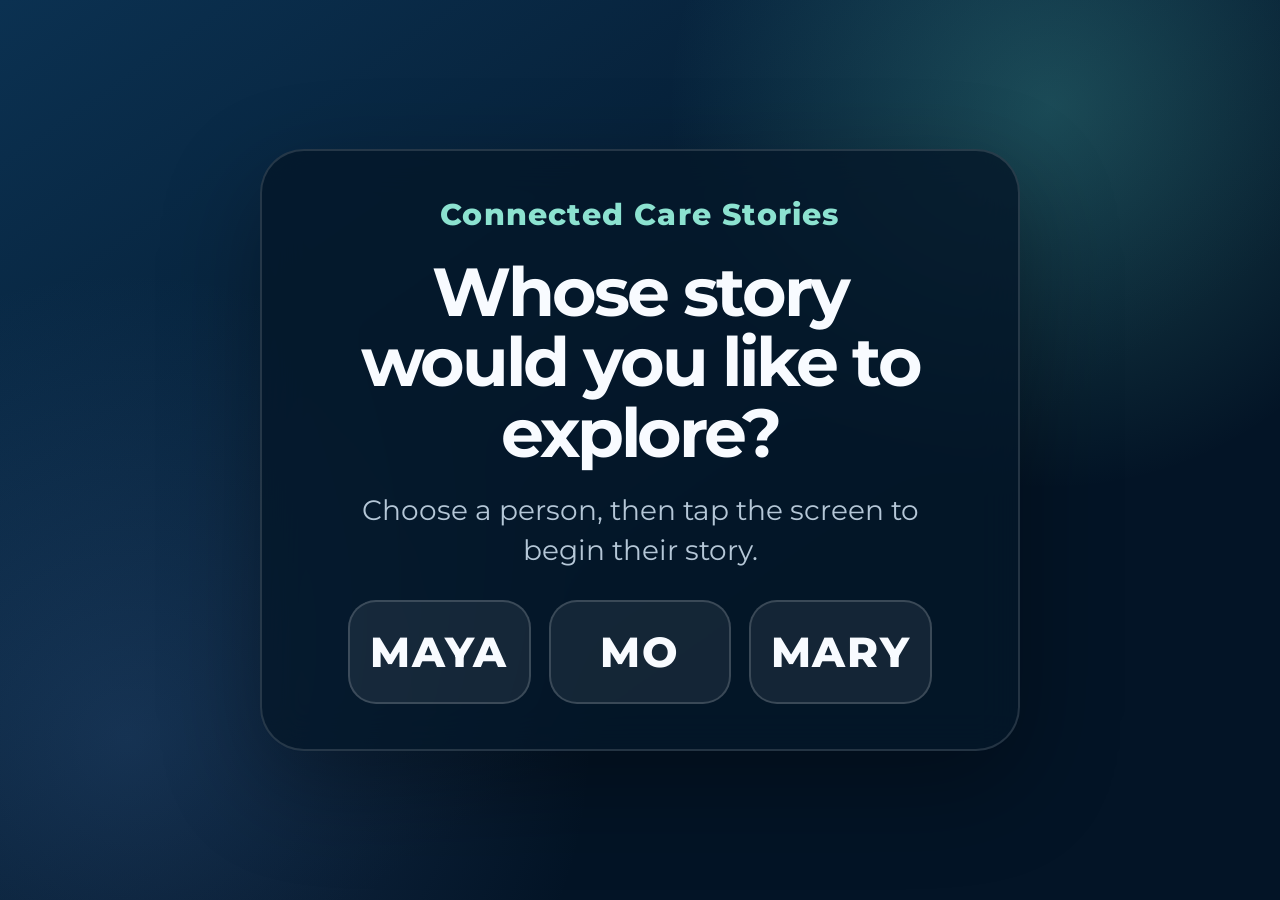
<file: web/index.html>
<!doctype html>
<html lang="en">
  <head>
    <meta charset="utf-8">
    <meta name="viewport" content="width=device-width, initial-scale=1, viewport-fit=cover">
    <meta name="theme-color" content="#071f37">
    <title>Stories that matter</title>
    <link rel="stylesheet" href="/static/css/fonts.css">
    <link rel="stylesheet" href="/static/css/app.css">
    <link rel="stylesheet" href="/static/css/web.css">
  </head>
  <body class="web-body">
    <main id="web-app" class="app-shell web-app">
      <div id="connection-banner" class="connection-banner" hidden>
        The experience content could not be loaded. Please refresh the page.
      </div>

      <section id="web-persona-screen" class="screen setup-screen web-persona-screen">
        <div class="setup-card web-persona-card">
          <p class="eyebrow">Connected Care Stories</p>
          <h1>Whose story would you like to explore?</h1>
          <p class="setup-copy">Choose a person, then tap the screen to begin their story.</p>

          <div class="station-picker web-persona-picker">
            <div id="web-persona-buttons" class="station-picker__buttons web-persona-buttons"></div>
          </div>
        </div>
      </section>

      <section id="web-experience-screen" class="screen web-experience-screen" hidden>
        <div class="web-stage">
          <div id="media-frame" class="media-frame">
            <video id="video-player" playsinline preload="auto"></video>

            <div id="placeholder-player" class="placeholder-player" hidden>
              <div class="placeholder-player__orb" aria-hidden="true"></div>
              <p class="placeholder-player__overline">Testing Placeholder</p>
              <h2 id="placeholder-label"></h2>
            </div>

            <div id="completion-overlay" class="completion-overlay" aria-hidden="true" aria-live="polite">
              <div class="completion-content">
                <p class="completion-eyebrow">Connected Care Outcome</p>
                <p id="final-text" class="final-text"></p>
                <p class="completion-hint">Returning to start… · tap to dismiss</p>
              </div>
            </div>

            <button id="web-start" class="web-start" type="button">
              <span class="mat-prompt is-visible web-start__prompt">
                <span class="mat-prompt__spot" aria-hidden="true">
                  <svg viewBox="0 0 24 24">
                    <path d="M13.5 2c1.2 0 2 1.2 1.8 2.6l-.5 3c1.4.3 2.4 1.3 2.6 2.9l.4 3.2c.3 2.3-1.4 3.6-3.3 3.6-1.3 0-2-.6-3.2-.6-1 0-1.7.5-2.8.5-1.7 0-2.8-1.2-3-3l-.5-4C2.2 8 5 4 8.4 4c.7 0 1 .2 1.6.2C10.7 2.9 12 2 13.5 2z"></path>
                  </svg>
                </span>
                <span id="web-start-label">Tap to start the story</span>
              </span>
            </button>

            <p id="media-error" class="media-error" hidden></p>
            <button id="autoplay-prompt" class="autoplay-prompt" type="button" hidden>
              Tap to start video and sound
            </button>
          </div>

          <div id="media-progress" class="media-progress" hidden aria-hidden="true"><span></span></div>

          <div id="choice-panel" class="choice-panel">
            <div class="interaction-prompts" aria-live="polite">
              <div id="touch-hint" class="touch-hint" aria-hidden="true">
                <span class="touch-hint__hand" aria-hidden="true">
                  <span class="touch-hint__ripple"></span>
                  <span class="touch-hint__ripple touch-hint__ripple--delayed"></span>
                  <svg viewBox="0 0 30 40">
                    <path d="M11 18V6a2.6 2.6 0 0 1 5.2 0v9" fill="#fff" stroke="#0a1330" stroke-width="1.2" stroke-linejoin="round"></path>
                    <path d="M16.2 14a2.3 2.3 0 0 1 4.6 0v2" fill="#fff" stroke="#0a1330" stroke-width="1.2"></path>
                    <path d="M20.8 15a2.3 2.3 0 0 1 4.6 0v4c0 6-2.6 10.6-8.6 10.6-4 0-6-2-8-6l-2-4c-.8-1.6 1-3 2.4-1.8L14 22.5" fill="#fff" stroke="#0a1330" stroke-width="1.2" stroke-linejoin="round"></path>
                  </svg>
                </span>
                <span id="touch-hint-text">Tap the buttons to hear the story</span>
              </div>
            </div>
            <div id="video-choices" class="video-choices"></div>
          </div>
        </div>
      </section>
    </main>

    <script src="/static/js/web.js" defer></script>
  </body>
</html>
</file>
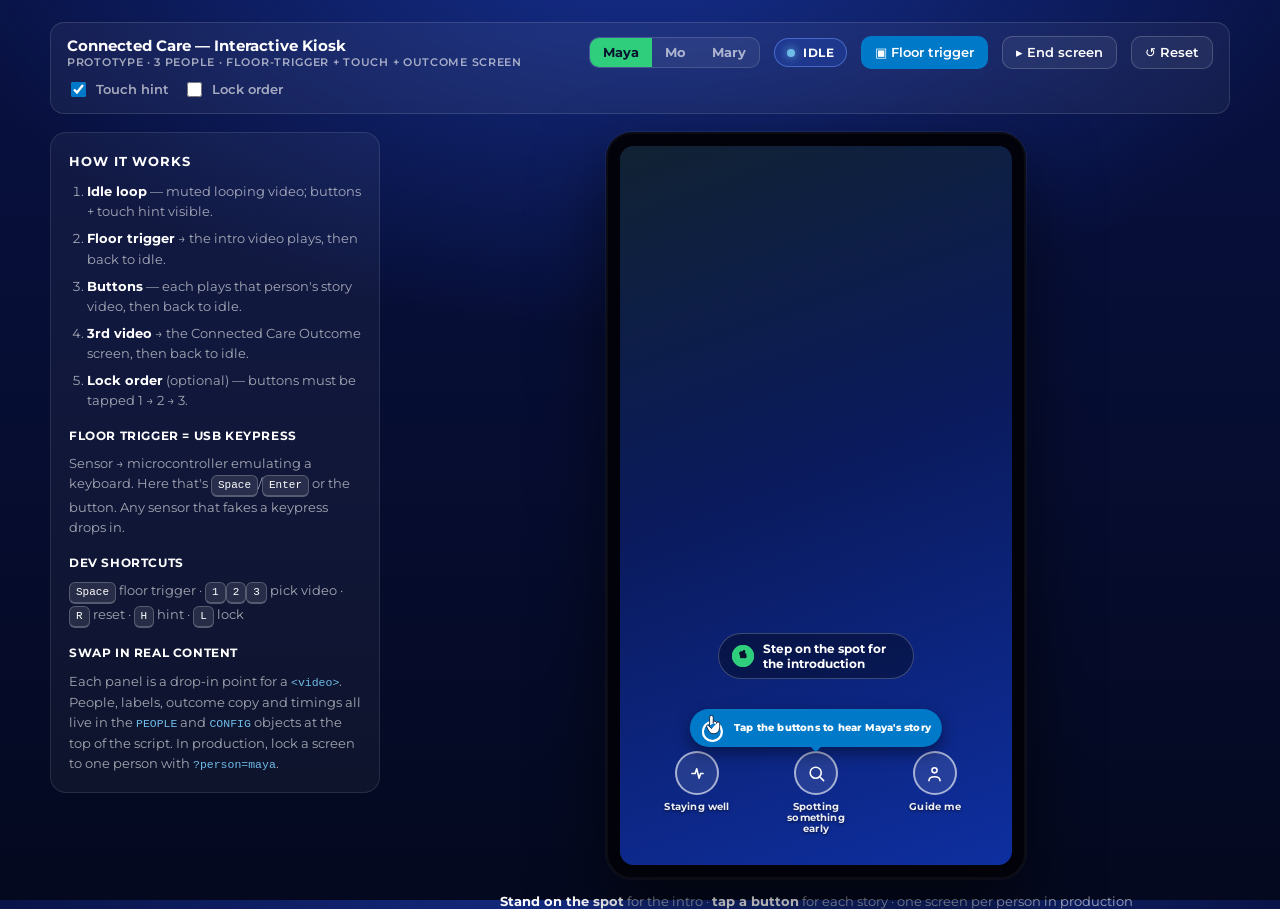
<file: connected-care-kiosk-prototype.html>
<!DOCTYPE html>
<html lang="en">
<head>
<meta charset="UTF-8">
<meta name="viewport" content="width=device-width, initial-scale=1.0">
<title>Connected Care Kiosk</title>
<link rel="preconnect" href="https://fonts.googleapis.com">
<link rel="preconnect" href="https://fonts.gstatic.com" crossorigin>
<link href="https://fonts.googleapis.com/css2?family=Montserrat:wght@400;500;600;700;800&display=swap" rel="stylesheet">
<style>
  :root{
    --navy-900:#050f3a; --navy-800:#0a1a5c; --navy-700:#0f2a8a;
    /* Bupa brand palette */
    --bupa-blue:#0079C8; --bupa-blue-dark:#00588f; --bupa-deep:#00396b;
    --blue:#0079C8; --blue-soft:#6fbce8;
    --green:#2fce7c; --amber:#f7ab2f; --purple:#a06bff;
    --ink:#0a1330; --muted:rgba(255,255,255,.62);
    --accent:var(--green);
    font-synthesis:none;
  }
  *{box-sizing:border-box}
  html,body{height:100%}
  body{
    margin:0;
    font-family:'Montserrat',-apple-system,BlinkMacSystemFont,"Segoe UI",Roboto,Helvetica,Arial,sans-serif;
    background:radial-gradient(1200px 700px at 50% -10%, #16308f 0%, transparent 60%),linear-gradient(180deg,#081142 0%,#04091f 100%);
    color:#fff; min-height:100vh; display:flex; flex-direction:column; align-items:center;
    gap:18px; padding:22px 16px 44px;
  }

  /* ---------- dev bar ---------- */
  .devbar{
    width:100%;max-width:1180px;display:flex;flex-wrap:wrap;align-items:center;gap:10px 14px;
    padding:13px 16px;background:rgba(255,255,255,.05);border:1px solid rgba(255,255,255,.12);
    border-radius:14px;backdrop-filter:blur(6px);
  }
  .devbar h1{font-size:15px;margin:0;font-weight:700}
  .devbar .tag{font-size:11px;color:var(--muted);font-weight:600;text-transform:uppercase;letter-spacing:.7px}
  .spacer{flex:1 1 auto}
  .seg{display:inline-flex;background:rgba(255,255,255,.06);border:1px solid rgba(255,255,255,.14);border-radius:10px;overflow:hidden}
  .seg button{appearance:none;border:0;background:transparent;color:var(--muted);font:inherit;font-size:12.5px;font-weight:700;padding:7px 13px;cursor:pointer}
  .seg button.on{background:var(--accent);color:#08122e}
  .state-pill{display:inline-flex;align-items:center;gap:8px;font-size:12px;font-weight:700;letter-spacing:.4px;
    padding:6px 12px;border-radius:999px;background:rgba(47,107,255,.18);border:1px solid rgba(111,155,255,.5);text-transform:uppercase}
  .state-pill .dot{width:8px;height:8px;border-radius:50%;background:var(--blue-soft);box-shadow:0 0 10px var(--blue-soft)}
  .btn{appearance:none;border:1px solid rgba(255,255,255,.18);background:rgba(255,255,255,.06);color:#fff;font:inherit;font-size:12.5px;font-weight:600;padding:8px 13px;border-radius:10px;cursor:pointer;transition:.15s ease;white-space:nowrap}
  .btn:hover{background:rgba(255,255,255,.14);border-color:rgba(255,255,255,.35)}
  .btn.primary{background:var(--blue);border-color:transparent}
  .btn.primary:hover{background:#4f82ff}
  .toggle{display:inline-flex;align-items:center;gap:7px;font-size:12.5px;color:var(--muted);font-weight:600;cursor:pointer;user-select:none}
  .toggle input{accent-color:var(--blue);width:15px;height:15px}

  /* ---------- stage ---------- */
  .stage{width:100%;max-width:1180px;display:grid;grid-template-columns:minmax(0,330px) 1fr;gap:22px;align-items:start}
  @media (max-width:820px){.stage{grid-template-columns:1fr}}
  .notes{background:rgba(255,255,255,.045);border:1px solid rgba(255,255,255,.1);border-radius:16px;padding:18px;font-size:13px;line-height:1.55;color:var(--muted)}
  .notes h2{color:#fff;font-size:13px;text-transform:uppercase;letter-spacing:.9px;margin:0 0 10px}
  .notes ol{margin:0 0 8px;padding-left:18px;display:flex;flex-direction:column;gap:7px}
  .notes li strong{color:#fff}
  .notes .sub{color:#fff;font-weight:700;font-size:12px;text-transform:uppercase;letter-spacing:.6px;margin:16px 0 8px}
  .kbd{display:inline-block;font-family:ui-monospace,Menlo,Consolas,monospace;font-size:11px;background:rgba(255,255,255,.1);border:1px solid rgba(255,255,255,.22);border-bottom-width:2px;border-radius:6px;padding:1px 6px;color:#fff}
  .code{font-family:ui-monospace,Menlo,Consolas,monospace;font-size:11.5px;color:var(--blue-soft)}

  /* ---------- kiosk ---------- */
  .kioskwrap{display:flex;flex-direction:column;align-items:center;gap:14px}
  .bezel{position:relative;width:min(420px,90vw);aspect-ratio:9/16;background:#02030a;border-radius:26px;padding:14px;
    box-shadow:0 30px 70px rgba(0,0,0,.55),0 0 0 1px rgba(255,255,255,.06),inset 0 0 0 2px rgba(255,255,255,.04)}
  .screen{position:relative;width:100%;height:100%;border-radius:14px;overflow:hidden;background:#0b1a4d;isolation:isolate}

  /* video/player layer */
  .player{position:absolute;inset:0;display:flex;flex-direction:column;align-items:center;justify-content:center;text-align:center;padding:26px;
    transition:opacity .4s ease;}
  .player .badge{position:absolute;top:14px;left:14px;font-size:10px;font-weight:800;letter-spacing:1px;text-transform:uppercase;
    background:rgba(0,0,0,.4);border:1px solid rgba(255,255,255,.28);padding:4px 9px;border-radius:999px;display:flex;align-items:center;gap:6px}
  .player .badge .rec{width:7px;height:7px;border-radius:50%;background:#ff5a5a;animation:blink 1.4s infinite}
  @keyframes blink{50%{opacity:.25}}
  .nametag{position:absolute;top:14px;right:14px;font-size:12px;font-weight:800;letter-spacing:.5px;background:rgba(0,0,0,.35);border:1px solid rgba(255,255,255,.25);padding:5px 11px;border-radius:999px}
  .avatar{width:118px;height:118px;border-radius:50%;background:radial-gradient(circle at 40% 35%, rgba(255,255,255,.32), rgba(255,255,255,.05));
    border:2px solid rgba(255,255,255,.35);display:flex;align-items:center;justify-content:center;margin-bottom:16px;box-shadow:0 12px 30px rgba(0,0,0,.35)}
  .avatar svg{width:60px;height:60px;opacity:.9}
  .player h3{margin:0 0 6px;font-size:22px;font-weight:750}
  .player p{margin:0;font-size:13px;color:rgba(255,255,255,.82);max-width:24ch;line-height:1.5}
  .progress{position:absolute;left:0;right:0;bottom:0;height:4px;background:rgba(255,255,255,.14)}
  .progress i{display:block;height:100%;width:0;background:var(--accent)}

  /* idle floor-spot chip */
  .floorchip{position:absolute;left:50%;transform:translateX(-50%);bottom:186px;display:flex;align-items:center;gap:9px;
    font-size:12px;font-weight:700;color:#fff;background:rgba(0,0,0,.35);border:1px solid rgba(255,255,255,.22);padding:7px 13px;border-radius:999px;opacity:0;transition:opacity .3s}
  .floorchip.show{opacity:1}
  .floorchip .fs{width:22px;height:22px;border-radius:50%;display:flex;align-items:center;justify-content:center;background:var(--accent);position:relative;flex:0 0 auto}
  .floorchip .fs svg{width:13px;height:13px}
  .floorchip .fs::after{content:"";position:absolute;inset:0;border-radius:50%;border:2px solid var(--accent);animation:sonar 2s ease-out infinite}
  @keyframes sonar{0%{transform:scale(1);opacity:.7}100%{transform:scale(1.9);opacity:0}}

  /* ---------- hint (hand + words) ---------- */
  .hint{position:absolute;left:50%;transform:translateX(-50%);bottom:118px;display:flex;align-items:center;gap:8px;
    background:var(--blue);color:#fff;padding:5px 11px 5px 8px;border-radius:999px;z-index:6;
    box-shadow:0 6px 16px rgba(0,0,0,.42);opacity:0;transition:opacity .35s ease;white-space:nowrap;max-width:88%}
  .hint.show{opacity:1}
  .hint .txt{font-size:10px;font-weight:800;letter-spacing:.2px;line-height:1.15}
  .hint::after{content:"";position:absolute;left:50%;bottom:-5px;margin-left:-5px;border:5px solid transparent;border-top-color:var(--blue);border-bottom:0}
  .handbox{position:relative;width:28px;height:28px;flex:0 0 auto}
  .handbox .ripple{position:absolute;left:50%;top:7px;width:21px;height:21px;margin-left:-10.5px;border-radius:50%;border:2px solid rgba(255,255,255,.9);animation:handripple 1.6s ease-out infinite}
  .handbox .ripple.b{animation-delay:.8s}
  @keyframes handripple{0%{transform:scale(.4);opacity:.9}100%{transform:scale(1.5);opacity:0}}
  .handbox .pointer{position:absolute;left:50%;top:-1px;margin-left:-10.5px;width:21px;height:28px;animation:tap 1.6s ease-in-out infinite;transform-origin:60% 10%}
  @keyframes tap{0%,100%{transform:translateY(-6px) rotate(-4deg)}45%{transform:translateY(3px) rotate(0)}60%{transform:translateY(3px) rotate(0)}}

  /* ---------- buttons ---------- */
  /* thin icon-ring buttons — kept low & slim so subtitled video reads above them */
  .buttons{position:absolute;left:5.5%;right:5.5%;bottom:4%;display:flex;justify-content:space-between;gap:8px;z-index:5}
  .cbtn{flex:1 1 0;appearance:none;border:0;background:none;color:#fff;cursor:pointer;
    display:flex;flex-direction:column;align-items:center;gap:7px;font:inherit;text-align:center;position:relative;
    -webkit-tap-highlight-color:transparent;transition:transform .12s ease}
  .cbtn:active{transform:scale(.94)}
  .cbtn .ic{width:44px;height:44px;border-radius:50%;display:flex;align-items:center;justify-content:center;color:#fff;
    background:rgba(255,255,255,.10);border:2px solid rgba(255,255,255,.6);
    transition:background .16s ease,border-color .16s ease,box-shadow .2s ease}
  .cbtn .ic svg{width:19px;height:19px}
  .cbtn .lbl{font-size:9.5px;font-weight:700;line-height:1.15;letter-spacing:.02em;color:rgba(255,255,255,.92);
    text-shadow:0 1px 3px rgba(0,0,0,.6);max-width:12ch}
  .cbtn .num{display:none}
  .cbtn:hover .ic{background:rgba(255,255,255,.2);border-color:#fff}
  .cbtn.active .ic{background:var(--bupa-blue);border-color:var(--bupa-blue)}
  .cbtn.locked{opacity:.4;cursor:not-allowed}
  .cbtn.locked .lbl::after{content:" 🔒";font-size:9px}
  .buttons.hint-on .cbtn:not(.locked) .ic{animation:btnpulse 2.2s ease-in-out infinite}
  .buttons.hint-on .cbtn:nth-child(2):not(.locked) .ic{animation-delay:.25s}
  .buttons.hint-on .cbtn:nth-child(3):not(.locked) .ic{animation-delay:.5s}
  @keyframes btnpulse{0%,100%{box-shadow:0 0 0 0 rgba(0,121,200,0)}50%{box-shadow:0 0 0 6px rgba(0,121,200,.5)}}

  /* subtitle band — sits above the button row to show the reserved space */
  .s-sub{position:absolute;left:6%;right:6%;bottom:112px;display:flex;justify-content:center;z-index:4;
    opacity:0;transition:opacity .3s ease;pointer-events:none}
  .s-sub.show{opacity:1}
  .s-sub .line{background:rgba(6,18,28,.82);padding:5px 12px;border-radius:6px;
    font-size:12.5px;font-weight:700;line-height:1.25;text-align:center;max-width:100%}

  /* ---------- outcome screen ---------- */
  .outcome{position:absolute;inset:0;z-index:8;background:linear-gradient(165deg,#0a1f6b,#081142);display:flex;flex-direction:column;justify-content:center;
    padding:30px 26px;opacity:0;pointer-events:none;transition:opacity .5s ease}
  .outcome.show{opacity:1;pointer-events:auto}
  .outcome .eyebrow{font-size:13px;font-weight:700;letter-spacing:.3px;color:var(--accent);margin-bottom:8px}
  .outcome h3{font-size:20px;margin:0 0 14px;font-weight:750}
  .outcome p{font-size:14px;line-height:1.6;color:rgba(255,255,255,.9);margin:0}
  .outcome .tapaway{margin-top:22px;font-size:11.5px;color:var(--muted);font-weight:600}
  .outcome .oprog{position:absolute;left:0;right:0;bottom:0;height:4px;background:rgba(255,255,255,.14)}
  .outcome .oprog i{display:block;height:100%;width:0;background:var(--accent)}

  .title-strip{font-size:13px;color:var(--muted);text-align:center}
  .title-strip b{color:#fff}
</style>
</head>
<body>

  <div class="devbar">
    <div>
      <h1>Connected Care — Interactive Kiosk</h1>
      <div class="tag">Prototype · 3 people · floor-trigger + touch + outcome screen</div>
    </div>
    <div class="spacer"></div>
    <div class="seg" id="personSeg">
      <button data-p="maya" class="on">Maya</button>
      <button data-p="mo">Mo</button>
      <button data-p="mary">Mary</button>
    </div>
    <div class="state-pill"><span class="dot"></span><span id="stateName">IDLE</span></div>
    <button class="btn primary" id="triggerBtn">▣ Floor trigger</button>
    <button class="btn" id="endBtn">▸ End screen</button>
    <button class="btn" id="resetBtn">↺ Reset</button>
    <label class="toggle"><input type="checkbox" id="hintToggle" checked> Touch hint</label>
    <label class="toggle"><input type="checkbox" id="lockToggle"> Lock order</label>
  </div>

  <div class="stage">
    <aside class="notes">
      <h2>How it works</h2>
      <ol>
        <li><strong>Idle loop</strong> — muted looping video; buttons + touch hint visible.</li>
        <li><strong>Floor trigger</strong> → the intro video plays, then back to idle.</li>
        <li><strong>Buttons</strong> — each plays that person's story video, then back to idle.</li>
        <li><strong>3rd video</strong> → the Connected Care Outcome screen, then back to idle.</li>
        <li><strong>Lock order</strong> (optional) — buttons must be tapped 1 → 2 → 3.</li>
      </ol>
      <div class="sub">Floor trigger = USB keypress</div>
      Sensor → microcontroller emulating a keyboard. Here that's <span class="kbd">Space</span>/<span class="kbd">Enter</span> or the button. Any sensor that fakes a keypress drops in.
      <div class="sub">Dev shortcuts</div>
      <span class="kbd">Space</span> floor trigger · <span class="kbd">1</span><span class="kbd">2</span><span class="kbd">3</span> pick video · <span class="kbd">R</span> reset · <span class="kbd">H</span> hint · <span class="kbd">L</span> lock
      <div class="sub">Swap in real content</div>
      Each panel is a drop-in point for a <span class="code">&lt;video&gt;</span>. People, labels, outcome copy and timings all live in the <span class="code">PEOPLE</span> and <span class="code">CONFIG</span> objects at the top of the script. In production, lock a screen to one person with <span class="code">?person=maya</span>.
    </aside>

    <div class="kioskwrap">
      <div class="bezel">
        <div class="screen" id="screen">
          <div class="player" id="player"></div>

          <div class="floorchip" id="floorchip">
            <span class="fs"><svg viewBox="0 0 24 24" fill="#08122e"><path d="M13.5 2c1.2 0 2 1.2 1.8 2.6l-.5 3c1.4.3 2.4 1.3 2.6 2.9l.4 3.2c.3 2.3-1.4 3.6-3.3 3.6-1.3 0-2-.6-3.2-.6-1 0-1.7.5-2.8.5-1.7 0-2.8-1.2-3-3l-.5-4C2.2 8 5 4 8.4 4c.7 0 1 .2 1.6.2C10.7 2.9 12 2 13.5 2z"/></svg></span>
            <span id="floorTxt">Step on the spot for the introduction</span>
          </div>

          <div class="hint" id="hint">
            <div class="handbox">
              <span class="ripple"></span><span class="ripple b"></span>
              <svg class="pointer" viewBox="0 0 30 40" fill="none">
                <path d="M11 18V6a2.6 2.6 0 0 1 5.2 0v9" fill="#fff" stroke="#0a1330" stroke-width="1.2" stroke-linejoin="round"/>
                <path d="M16.2 14a2.3 2.3 0 0 1 4.6 0v2" fill="#fff" stroke="#0a1330" stroke-width="1.2"/>
                <path d="M20.8 15a2.3 2.3 0 0 1 4.6 0v4c0 6-2.6 10.6-8.6 10.6-4 0-6-2-8-6l-2-4c-.8-1.6 1-3 2.4-1.8L14 22.5" fill="#fff" stroke="#0a1330" stroke-width="1.2" stroke-linejoin="round"/>
              </svg>
            </div>
            <div class="txt" id="hintTxt">Tap the buttons to hear Maya's story</div>
          </div>

          <div class="s-sub" id="subDemo"><div class="line"></div></div>

          <div class="buttons" id="buttons"></div>

          <div class="outcome" id="outcome">
            <div class="eyebrow">Connected Care Outcome</div>
            <p id="outcomeText"></p>
            <div class="tapaway">Returning to start… &nbsp;·&nbsp; tap to dismiss</div>
            <div class="oprog"><i id="outcomeBar"></i></div>
          </div>
        </div>
      </div>
      <div class="title-strip"><b>Stand on the spot</b> for the intro · <b>tap a button</b> for each story · one screen per person in production</div>
    </div>
  </div>

<script>
/* ============================================================
   CONFIG
   ============================================================ */
const CONFIG = {
  introDurationMs:  6000,   // real build: use the <video> 'ended' event
  storyDurationMs:  7000,
  outcomeReadMs:   16000,   // how long the outcome screen holds before idle
  idleGraceMs:     20000,   // presence keeps awake; unused in pure idle
  lockOrderDefault:false,   // Bupa's call — flip to true to force 1→2→3
  outcomeTrigger: 'third',  // 'third' = after the 3rd-listed video · 'all' = after all three watched
};

/* Per-person content. accent + icons echo the stand render:
   Maya=green, Mo=amber, Mary=purple. */
const ICONS = {
  wellness:'<path d="M5 12h4l2-6 3 12 2-6h3"/>',
  search:'<circle cx="11" cy="11" r="7"/><path d="M21 21l-4-4"/>',
  guide:'<circle cx="12" cy="8" r="3.2"/><path d="M5 21c0-3.5 3-5 7-5s7 1.5 7 5"/>',
  calendar:'<rect x="4" y="5" width="16" height="16" rx="2"/><path d="M8 3v4M16 3v4M4 11h16"/>',
  urgent:'<circle cx="12" cy="12" r="9"/><path d="M12 8v5M12 16v.4"/>',
  rehab:'<path d="M4 18h16M7 18V9M17 18V9M12 18V6"/>',
  agewell:'<path d="M12 21s-7-4.4-7-9a4 4 0 0 1 7-2.6A4 4 0 0 1 19 12c0 4.6-7 9-7 9z"/>',
  home:'<path d="M4 11l8-6 8 6M6 10v9h12v-9"/>',
};
const PEOPLE = {
  maya:{
    name:'Maya', accent:'#2fce7c', story:'Maya',
    buttons:[
      {label:'Staying well', icon:ICONS.wellness},
      {label:'Spotting something early', icon:ICONS.search},
      {label:'Guide me', icon:ICONS.guide},
    ],
    outcome:"What began as a small concern about a changing mole became an example of how connected, personalised care can make healthcare simpler and more accessible. By combining wellness monitoring, digital symptom assessment and specialist access, Bupa helped Maya get the right support at the right time — giving her confidence and peace of mind throughout her journey."
  },
  mo:{
    name:'Mo', accent:'#f7ab2f', story:'Mo',
    buttons:[
      {label:'Living well', icon:ICONS.wellness},
      {label:'Planned treatment', icon:ICONS.calendar},
      {label:'Urgent care', icon:ICONS.urgent},
    ],
    outcome:"From prevention and lifestyle support to surgery and emergency care, Bupa's connected care approach helps Mo manage his diabetes with confidence — while ensuring every healthcare professional involved has the information they need to deliver the right care at the right time."
  },
  mary:{
    name:'Mary', accent:'#a06bff', story:'Mary',
    buttons:[
      {label:'Recover and rehabilitate', icon:ICONS.rehab},
      {label:'Age well', icon:ICONS.agewell},
      {label:'Supported living', icon:ICONS.home},
    ],
    outcome:"What began as a simple fall became an opportunity to better understand Mary's health and access truly personalised care. By combining preventative health assessments, personalised treatment selection, digital rehabilitation, proactive monitoring and coordinated follow-up care, Bupa helps Mary stay active, independent and connected to the things that matter most."
  }
};

/* ============================================================
   ENGINE
   ============================================================ */
const el = id => document.getElementById(id);
const screen=el('screen'), player=el('player'), buttons=el('buttons'),
      hint=el('hint'), hintTxt=el('hintTxt'), floorchip=el('floorchip'),
      outcome=el('outcome'), stateName=el('stateName'), subDemo=el('subDemo');

function showSub(text){
  if(text){ subDemo.firstChild.textContent=text; subDemo.classList.add('show'); }
  else subDemo.classList.remove('show');
}

let personKey='maya';
let state='IDLE';
let timers=[];
let watched=[false,false,false];
let hintEnabled=el('hintToggle').checked;
let lockOrder=CONFIG.lockOrderDefault;
el('lockToggle').checked=lockOrder;

const P = () => PEOPLE[personKey];
function clearTimers(){timers.forEach(clearTimeout);timers=[]}
function later(fn,ms){const t=setTimeout(fn,ms);timers.push(t);return t}
function setState(s){state=s;stateName.textContent=s}
function setAccent(){document.documentElement.style.setProperty('--accent',P().accent)}

/* ---- render helpers ---- */
// Full-bleed video area: just the video (here a placeholder background) +
// an optional small dev badge marking which clip is playing + progress bar.
function renderPlayer({badge,bg,withProgress}){
  player.style.background = bg || 'linear-gradient(160deg,#0a1f6b,#122a9e)';
  player.innerHTML =
    (badge?`<div class="badge"><span class="rec"></span> ${badge}</div>`:'')+
    (withProgress?`<div class="progress"><i id="pbar"></i></div>`:'');
}
function runBar(ms){const b=el('pbar');if(!b)return;b.style.transition='none';b.style.width='0';
  requestAnimationFrame(()=>{b.style.transition=`width ${ms}ms linear`;b.style.width='100%'})}

function renderButtons(){
  buttons.innerHTML='';
  P().buttons.forEach((b,i)=>{
    const locked = lockOrder && i>0 && !watched[i-1];
    const btn=document.createElement('button');
    btn.className='cbtn'+(locked?' locked':'');
    btn.innerHTML=`<span class="num">${i+1}</span><span class="ic"><svg viewBox="0 0 24 24" fill="none" stroke="currentColor" stroke-width="2" stroke-linecap="round" stroke-linejoin="round">${b.icon}</svg></span><span class="lbl">${b.label}</span>`;
    if(!locked) btn.addEventListener('click',()=>playStory(i));
    buttons.appendChild(btn);
  });
}
function markActive(idx){[...buttons.children].forEach((c,i)=>c.classList.toggle('active',i===idx))}

function showHint(on){
  const v = on && hintEnabled;
  hint.classList.toggle('show',v);
  floorchip.classList.toggle('show', on);           // floor prompt shows whenever idle
  buttons.classList.toggle('hint-on',v);
}

/* ---- states ---- */
function goIdle(){
  clearTimers(); setState('IDLE');
  outcome.classList.remove('show');
  setAccent();
  hintTxt.textContent=`Tap the buttons to hear ${P().story}'s story`;
  renderButtons();
  renderPlayer({bg:'linear-gradient(160deg,#123,#0a1a5c 45%,#0e2fa0)'});  // idle loop = full-bleed video
  showSub(false);
  showHint(true);
}
function goIntro(){
  if(state!=='IDLE') return;
  clearTimers(); setState('INTRO'); showHint(false);
  renderPlayer({badge:'Intro', withProgress:true, bg:'linear-gradient(160deg,#0a1f6b,#122a9e)'});
  showSub('Subtitles run here, above the buttons.');
  runBar(CONFIG.introDurationMs);
  later(goIdle, CONFIG.introDurationMs);
}
function playStory(idx){
  clearTimers(); setState('STORY'); showHint(false);
  watched[idx]=true; markActive(idx);
  const b=P().buttons[idx];
  renderPlayer({badge:b.label, withProgress:true, bg:`linear-gradient(160deg, ${P().accent}22, #0a1a4d)`});
  showSub(`${b.label} — subtitles run along here.`);
  runBar(CONFIG.storyDurationMs);
  const finale = (CONFIG.outcomeTrigger==='third') ? (idx===2) : watched.every(Boolean);
  later(()=> finale ? goOutcome() : goIdle(), CONFIG.storyDurationMs);
}
function goOutcome(){
  clearTimers(); setState('OUTCOME'); showHint(false); showSub(false);
  el('outcomeText').textContent=P().outcome;
  outcome.classList.add('show');
  const bar=el('outcomeBar');bar.style.transition='none';bar.style.width='0';
  requestAnimationFrame(()=>{bar.style.transition=`width ${CONFIG.outcomeReadMs}ms linear`;bar.style.width='100%'});
  watched=[false,false,false];         // reset the journey
  later(goIdle, CONFIG.outcomeReadMs);
}

/* ---- floor trigger ---- */
function floorTrigger(){ if(state==='IDLE') goIntro(); }

/* ---- person switch ---- */
function setPerson(k){ personKey=k;
  [...el('personSeg').children].forEach(b=>b.classList.toggle('on',b.dataset.p===k));
  watched=[false,false,false]; goIdle();
}

/* ---- wiring ---- */
el('personSeg').addEventListener('click',e=>{const b=e.target.closest('button');if(b)setPerson(b.dataset.p)});
el('triggerBtn').addEventListener('click',floorTrigger);
el('endBtn').addEventListener('click',goOutcome);
el('resetBtn').addEventListener('click',()=>{watched=[false,false,false];goIdle()});
el('hintToggle').addEventListener('change',e=>{hintEnabled=e.target.checked;showHint(state==='IDLE')});
el('lockToggle').addEventListener('change',e=>{lockOrder=e.target.checked;if(state==='IDLE')renderButtons()});
outcome.addEventListener('click',goIdle);            // tap outcome to dismiss early
// tapping the idle screen background also fires the floor trigger (dev convenience)
player.addEventListener('click',()=>{if(state==='IDLE')floorTrigger()});
player.style.cursor='pointer';

window.addEventListener('keydown',e=>{
  if(e.repeat)return;
  if(e.code==='Space'||e.code==='Enter'){e.preventDefault();floorTrigger()}
  else if(e.key==='1')tryStory(0);
  else if(e.key==='2')tryStory(1);
  else if(e.key==='3')tryStory(2);
  else if(e.key.toLowerCase()==='r'){watched=[false,false,false];goIdle()}
  else if(e.key.toLowerCase()==='h')el('hintToggle').click();
  else if(e.key.toLowerCase()==='l')el('lockToggle').click();
});
function tryStory(i){
  if(state!=='IDLE'&&state!=='STORY')return;
  if(lockOrder && i>0 && !watched[i-1])return;
  playStory(i);
}

/* boot — allow ?person=maya|mo|mary to lock a screen */
const q=new URLSearchParams(location.search).get('person');
if(q && PEOPLE[q]) personKey=q;
setPerson(personKey);
</script>
</body>
</html>
</file>
<file: static/css/fonts.css>
@font-face {
  font-family: "Montserrat";
  font-style: normal;
  font-weight: 400 800;
  font-display: swap;
  src: url("../fonts/montserrat-latin.woff2") format("woff2");
}
</file>
<file: static/css/app.css>
:root {
  color-scheme: dark;
  font-family: "Montserrat", -apple-system, BlinkMacSystemFont, "Segoe UI", Roboto, Helvetica, Arial, sans-serif;
  font-synthesis: none;
  --navy-950: #031426;
  --navy-900: #071f37;
  --navy-800: #0b3151;
  --cyan: #8ce2d0;
  --white: #f8fbff;
  --muted: #b5c7d7;
  --danger: #ff8e8e;
  --panel: rgba(7, 31, 55, 0.88);
  --bupa-blue: #0079c8;
  --station-accent: var(--cyan);
}

* {
  box-sizing: border-box;
}

[hidden] {
  display: none !important;
}

html,
body {
  width: 100%;
  height: 100%;
  margin: 0;
  overflow: hidden;
  background: var(--navy-950);
  color: var(--white);
  touch-action: manipulation;
  user-select: none;
}

button {
  font: inherit;
}

.app-shell,
.screen {
  position: fixed;
  inset: 0;
}

.screen {
  min-height: 100dvh;
}

.connection-banner {
  position: fixed;
  top: 0;
  left: 50%;
  z-index: 50;
  width: min(88vw, 760px);
  padding: 18px 28px;
  transform: translateX(-50%);
  border-radius: 0 0 24px 24px;
  background: #a72e3b;
  box-shadow: 0 14px 36px rgba(0, 0, 0, 0.28);
  text-align: center;
  font-size: clamp(18px, 2vw, 26px);
  font-weight: 700;
}

.setup-screen {
  display: grid;
  place-items: center;
  padding: max(44px, env(safe-area-inset-top)) 56px max(44px, env(safe-area-inset-bottom));
  background:
    radial-gradient(circle at 82% 12%, rgba(90, 209, 193, 0.26), transparent 29%),
    radial-gradient(circle at 10% 82%, rgba(80, 130, 198, 0.22), transparent 34%),
    linear-gradient(145deg, var(--navy-800), var(--navy-950) 64%);
}

.setup-card {
  width: min(100%, 920px);
  padding: clamp(54px, 7vh, 96px) clamp(42px, 7vw, 86px);
  border: 2px solid rgba(255, 255, 255, 0.13);
  border-radius: 44px;
  background: rgba(4, 23, 41, 0.8);
  box-shadow: 0 34px 100px rgba(0, 0, 0, 0.32);
  text-align: center;
  backdrop-filter: blur(20px);
}

.eyebrow {
  margin: 0 0 24px;
  color: var(--station-accent);
  font-size: clamp(20px, 2.5vw, 30px);
  font-weight: 800;
  letter-spacing: 0.04em;
}

.setup-card h1 {
  margin: 0;
  font-size: clamp(54px, 7.2vw, 88px);
  line-height: 1.04;
  letter-spacing: -0.045em;
}

.setup-copy {
  max-width: 680px;
  margin: 28px auto 52px;
  color: var(--muted);
  font-size: clamp(25px, 3vw, 36px);
  line-height: 1.42;
}

.mat-indicator {
  display: inline-flex;
  align-items: center;
  gap: 18px;
  min-width: min(100%, 480px);
  padding: 25px 34px;
  border: 2px solid rgba(255, 255, 255, 0.14);
  border-radius: 999px;
  background: rgba(255, 255, 255, 0.055);
  color: var(--muted);
  font-size: clamp(22px, 2.6vw, 32px);
  font-weight: 700;
  justify-content: center;
}

.mat-indicator__light {
  width: 24px;
  height: 24px;
  flex: 0 0 auto;
  border-radius: 50%;
  background: #d1505a;
  box-shadow: 0 0 0 10px rgba(209, 80, 90, 0.14);
}

.mat-indicator.is-complete {
  border-color: rgba(140, 226, 208, 0.55);
  color: var(--white);
}

.mat-indicator.is-complete .mat-indicator__light {
  background: var(--cyan);
  box-shadow: 0 0 0 10px rgba(140, 226, 208, 0.14), 0 0 28px rgba(140, 226, 208, 0.54);
}

.mat-test-card {
  padding-top: clamp(44px, 5vh, 72px);
  padding-bottom: clamp(44px, 5vh, 72px);
}

.press-counter {
  margin: 64px auto 0;
}

.press-counter span,
.press-counter strong {
  display: block;
}

.press-counter span {
  color: var(--muted);
  font-size: clamp(22px, 2.5vw, 30px);
  font-weight: 750;
  letter-spacing: 0.03em;
}

.press-counter strong {
  margin-top: 8px;
  color: var(--cyan);
  font-size: clamp(120px, 20vw, 240px);
  line-height: 0.9;
  letter-spacing: -0.065em;
}

.mat-test-actions {
  display: grid;
  grid-template-columns: 1fr 1fr;
  gap: 18px;
  margin-top: 64px;
}

.mat-test-button {
  display: grid;
  min-height: 104px;
  place-items: center;
  padding: 20px;
  border: 2px solid transparent;
  border-radius: 24px;
  background: #14796f;
  color: var(--white);
  font-size: clamp(21px, 2.5vw, 30px);
  font-weight: 800;
  text-align: center;
  text-decoration: none;
}

.mat-test-button--secondary {
  border-color: rgba(255, 255, 255, 0.16);
  background: rgba(255, 255, 255, 0.07);
}

.mat-test-button:active,
.mat-test-button:focus-visible {
  border-color: var(--white);
  outline: none;
  transform: scale(0.98);
}

.station-picker {
  margin-top: 64px;
}

.station-picker__label {
  margin: 0 0 24px;
  color: var(--muted);
  font-size: clamp(20px, 2.3vw, 28px);
  font-weight: 700;
}

.station-picker__buttons,
.video-choices {
  display: grid;
  grid-template-columns: repeat(3, minmax(0, 1fr));
  gap: 18px;
}

.station-button {
  min-height: 136px;
  padding: 24px 16px;
  border: 2px solid rgba(255, 255, 255, 0.16);
  border-radius: 28px;
  background: rgba(255, 255, 255, 0.07);
  color: var(--white);
  font-size: clamp(28px, 3.4vw, 42px);
  font-weight: 850;
  letter-spacing: 0.04em;
}

.station-button:active,
.station-button:focus-visible {
  border-color: var(--cyan);
  background: rgba(140, 226, 208, 0.18);
  outline: none;
  transform: scale(0.98);
}

.station-button:disabled {
  opacity: 0.48;
}

.mode-label {
  margin: 52px 0 0;
  color: #7f9bb2;
  font-size: clamp(16px, 1.8vw, 22px);
}

.experience-screen {
  display: block;
  padding: 0;
  background: var(--navy-950);
}

.media-frame {
  position: absolute;
  inset: 0;
  overflow: hidden;
  border: 0;
  border-radius: 0;
  background: #020b14;
  box-shadow: none;
}

.media-frame.media-enter {
  animation: media-enter 220ms ease-out;
}

@keyframes media-enter {
  from { opacity: 0.9; }
  to { opacity: 1; }
}

#video-player,
.placeholder-player {
  position: absolute;
  inset: 0;
  width: 100%;
  height: 100%;
}

#video-player {
  display: block;
  background: #000;
  object-fit: cover;
}

.placeholder-player {
  display: flex;
  flex-direction: column;
  align-items: center;
  justify-content: center;
  overflow: hidden;
  padding: 56px;
  background:
    radial-gradient(circle at 50% 42%, color-mix(in srgb, var(--station-accent) 34%, transparent), transparent 34%),
    linear-gradient(155deg, #0e3858, #041829 72%);
  text-align: center;
}

.placeholder-player::before,
.placeholder-player::after {
  position: absolute;
  width: 66%;
  aspect-ratio: 1;
  border: 2px solid color-mix(in srgb, var(--station-accent) 40%, transparent);
  border-radius: 50%;
  content: "";
  animation: pulse-ring 4.5s ease-in-out infinite;
}

.placeholder-player::after {
  width: 88%;
  opacity: 0.45;
  animation-delay: -2.2s;
}

@keyframes pulse-ring {
  0%, 100% { transform: scale(0.78); opacity: 0.22; }
  50% { transform: scale(1.05); opacity: 0.62; }
}

.placeholder-player__orb {
  position: relative;
  z-index: 1;
  width: clamp(120px, 20vw, 220px);
  aspect-ratio: 1;
  margin-bottom: 58px;
  border-radius: 50%;
  background: var(--station-accent);
  box-shadow: 0 0 90px color-mix(in srgb, var(--station-accent) 52%, transparent);
  animation: orb-float 3s ease-in-out infinite;
}

@keyframes orb-float {
  0%, 100% { transform: translateY(-9px); }
  50% { transform: translateY(9px); }
}

.placeholder-player__overline,
.placeholder-player h2 {
  position: relative;
  z-index: 1;
}

.placeholder-player__overline {
  margin: 0 0 18px;
  color: var(--station-accent);
  font-size: clamp(18px, 2.2vw, 26px);
  font-weight: 850;
  letter-spacing: 0.04em;
}

.placeholder-player h2 {
  max-width: 780px;
  margin: 0;
  font-size: clamp(44px, 6.6vw, 78px);
  line-height: 1.06;
  letter-spacing: -0.035em;
}

.media-progress {
  position: absolute;
  right: 0;
  bottom: 0;
  left: 0;
  z-index: 9;
  width: 100%;
  height: clamp(6px, 0.6vw, 10px);
  overflow: hidden;
  background: transparent;
}

.media-progress span {
  display: block;
  width: 100%;
  height: 100%;
  background: var(--station-accent);
  transform: scaleX(0);
  transform-origin: left;
}

.media-progress.is-timed span {
  animation: media-progress-fill var(--media-duration, 6s) linear forwards;
}

.media-progress.is-video span {
  transition: transform 240ms linear;
}

@keyframes media-progress-fill {
  to { transform: scaleX(1); }
}

.media-error {
  position: absolute;
  right: 28px;
  bottom: 300px;
  left: 28px;
  z-index: 4;
  margin: 0;
  padding: 18px 24px;
  border-radius: 18px;
  background: rgba(139, 37, 49, 0.92);
  font-size: clamp(16px, 2vw, 23px);
  text-align: center;
}

.autoplay-prompt {
  position: absolute;
  inset: 0;
  z-index: 5;
  width: 100%;
  border: 0;
  background: rgba(2, 13, 24, 0.82);
  color: var(--white);
  font-size: clamp(30px, 4vw, 52px);
  font-weight: 800;
  backdrop-filter: blur(10px);
}

.choice-panel {
  position: absolute;
  right: 0;
  bottom: 0;
  left: 0;
  z-index: 6;
  padding: 0 4.5vw max(120px, env(safe-area-inset-bottom));
  pointer-events: none;
  transition:
    opacity 360ms ease,
    transform 420ms cubic-bezier(0.22, 1, 0.36, 1),
    visibility 0s linear 420ms;
}

.choice-panel.is-outcome {
  opacity: 0;
  transform: translateY(18px);
  visibility: hidden;
}

.interaction-prompts {
  display: grid;
  min-height: clamp(76px, 9vh, 116px);
  place-items: center;
  margin-bottom: clamp(12px, 1.8vh, 24px);
}

.mat-prompt,
.touch-hint {
  grid-area: 1 / 1;
  display: inline-flex;
  max-width: 94%;
  align-items: center;
  justify-content: center;
  border-radius: 999px;
  color: var(--white);
  font-size: clamp(17px, 2.2vw, 26px);
  font-weight: 800;
  line-height: 1.15;
  opacity: 0;
  text-align: center;
  transform: translateY(12px) scale(0.98);
  transition:
    opacity 360ms cubic-bezier(0.22, 1, 0.36, 1),
    transform 420ms cubic-bezier(0.22, 1, 0.36, 1),
    visibility 0s linear 420ms;
  visibility: hidden;
  white-space: nowrap;
}

.mat-prompt.is-visible,
.touch-hint.is-visible {
  opacity: 1;
  transform: translateY(0) scale(1);
  transition-delay: 0s;
  visibility: visible;
}

.mat-prompt {
  gap: 14px;
  padding: 12px 22px 12px 14px;
  border: 2px solid rgba(255, 255, 255, 0.34);
  background: rgba(0, 0, 0, 0.52);
  box-shadow: 0 10px 30px rgba(0, 0, 0, 0.38);
}

.mat-prompt__spot {
  position: relative;
  display: grid;
  width: clamp(34px, 4.4vw, 48px);
  flex: 0 0 auto;
  aspect-ratio: 1;
  place-items: center;
  border-radius: 50%;
  background: var(--station-accent);
  color: var(--navy-950);
}

.mat-prompt__spot::after {
  position: absolute;
  inset: 0;
  border: 2px solid var(--station-accent);
  border-radius: inherit;
  content: "";
  animation: spot-sonar 2s ease-out infinite;
  animation-play-state: paused;
  will-change: opacity, transform;
}

.mat-prompt.is-visible .mat-prompt__spot::after {
  animation-play-state: running;
}

.mat-prompt__spot svg {
  width: 58%;
  fill: currentColor;
}

@keyframes spot-sonar {
  from { opacity: 0.75; transform: scale(1); }
  to { opacity: 0; transform: scale(1.8); }
}

.touch-hint {
  position: relative;
  gap: 12px;
  padding: 10px 22px 10px 14px;
  background: var(--bupa-blue);
  box-shadow: 0 10px 30px rgba(0, 0, 0, 0.42);
}

.touch-hint::after {
  position: absolute;
  bottom: -10px;
  left: 50%;
  border: 10px solid transparent;
  border-top-color: var(--bupa-blue);
  border-bottom: 0;
  content: "";
  transform: translateX(-50%);
}

.touch-hint__hand {
  position: relative;
  width: clamp(36px, 4.8vw, 50px);
  height: clamp(36px, 4.8vw, 50px);
  flex: 0 0 auto;
}

.touch-hint__hand svg {
  position: absolute;
  top: -4px;
  left: 50%;
  width: 70%;
  height: 100%;
  transform: translateX(-50%);
  transform-origin: 60% 10%;
  animation: touch-tap 1.6s ease-in-out infinite;
  animation-play-state: paused;
  will-change: transform;
}

.touch-hint__ripple {
  position: absolute;
  top: 18%;
  left: 50%;
  width: 72%;
  aspect-ratio: 1;
  border: 2px solid rgba(255, 255, 255, 0.9);
  border-radius: 50%;
  animation: touch-ripple 1.6s ease-out infinite;
  animation-play-state: paused;
  transform: translateX(-50%);
  will-change: opacity, transform;
}

.touch-hint.is-visible .touch-hint__hand svg,
.touch-hint.is-visible .touch-hint__ripple {
  animation-play-state: running;
}

.touch-hint__ripple--delayed {
  animation-delay: 0.8s;
}

@keyframes touch-ripple {
  from { opacity: 0.9; transform: translateX(-50%) scale(0.4); }
  to { opacity: 0; transform: translateX(-50%) scale(1.5); }
}

@keyframes touch-tap {
  0%, 100% { transform: translate(-50%, -6px) rotate(-4deg); }
  45%, 60% { transform: translate(-50%, 3px) rotate(0); }
}

.video-choices {
  align-items: start;
  gap: clamp(14px, 2.2vw, 26px);
  pointer-events: auto;
}

.video-choice {
  position: relative;
  display: flex;
  min-width: 0;
  min-height: 0;
  flex-direction: column;
  align-items: center;
  gap: 18px;
  padding: 0;
  overflow: visible;
  border: 0;
  border-radius: 0;
  background: transparent;
  color: var(--white);
  text-align: center;
  -webkit-tap-highlight-color: transparent;
  transition:
    color 420ms cubic-bezier(0.22, 1, 0.36, 1),
    opacity 420ms cubic-bezier(0.22, 1, 0.36, 1),
    transform 160ms ease;
}

.video-choice:active:not(:disabled),
.video-choice:focus-visible {
  outline: none;
  transform: scale(0.94);
}

.video-choice:disabled {
  cursor: default;
}

.video-choice__icon {
  position: relative;
  display: grid;
  width: clamp(84px, 12vw, 128px);
  flex: 0 0 auto;
  aspect-ratio: 1;
  place-items: center;
  border: 3px solid rgba(255, 255, 255, 0.68);
  border-radius: 50%;
  background: rgba(255, 255, 255, 0.12);
  color: var(--white);
  box-shadow: 0 6px 22px rgba(0, 0, 0, 0.28);
  transition:
    background 420ms cubic-bezier(0.22, 1, 0.36, 1),
    border-color 420ms cubic-bezier(0.22, 1, 0.36, 1),
    box-shadow 420ms cubic-bezier(0.22, 1, 0.36, 1);
}

.video-choice__icon::after {
  position: absolute;
  inset: -4px;
  border: 3px solid rgba(0, 121, 200, 0.62);
  border-radius: inherit;
  content: "";
  opacity: 0;
  pointer-events: none;
  transform: scale(1);
  will-change: opacity, transform;
}

.video-choice__icon svg {
  width: 44%;
  height: 44%;
}

.video-choice__label {
  max-width: 13ch;
  color: currentColor;
  font-size: clamp(22px, 2.8vw, 34px);
  font-weight: 780;
  line-height: 1.15;
  letter-spacing: 0.01em;
  text-shadow: 0 2px 6px rgba(0, 0, 0, 0.92);
}

.choice-panel:not(.is-lit) .video-choice {
  color: #7890a5;
  opacity: 0.4;
}

.choice-panel:not(.is-lit) .video-choice__icon {
  border-color: rgba(160, 181, 198, 0.42);
  background: rgba(4, 18, 31, 0.35);
  box-shadow: none;
}

.choice-panel.is-lit .video-choice:not(.is-watched, .is-playing) .video-choice__icon::after {
  animation: button-ring-pulse 2.2s ease-in-out infinite;
  opacity: 1;
}

.choice-panel.is-lit .video-choice:nth-child(2) .video-choice__icon::after {
  animation-delay: 0.25s;
}

.choice-panel.is-lit .video-choice:nth-child(3) .video-choice__icon::after {
  animation-delay: 0.5s;
}

@keyframes button-ring-pulse {
  0%, 100% { opacity: 0; transform: scale(1); }
  50% { opacity: 0.65; transform: scale(1.16); }
}

.video-choice.is-watched .video-choice__icon {
  border-color: var(--station-accent);
  background: color-mix(in srgb, var(--station-accent) 28%, rgba(3, 20, 38, 0.62));
}

.video-choice.is-playing .video-choice__icon {
  border-color: var(--bupa-blue);
  background: var(--bupa-blue);
  box-shadow: 0 0 0 10px rgba(0, 121, 200, 0.3), 0 6px 22px rgba(0, 0, 0, 0.36);
}

.video-choice.is-playing .video-choice__icon::after {
  animation: none;
  opacity: 0;
}

.completion-overlay {
  position: absolute;
  inset: 0;
  z-index: 3;
  display: flex;
  flex-direction: column;
  align-items: flex-start;
  justify-content: center;
  padding: clamp(64px, 8vw, 110px) clamp(52px, 8vw, 96px);
  background:
    radial-gradient(circle at 82% 20%, color-mix(in srgb, var(--station-accent) 16%, transparent), transparent 35%),
    linear-gradient(165deg, #0a1f6b, #081142);
  opacity: 0;
  pointer-events: none;
  transform: translateY(12px);
  transition:
    opacity 500ms ease,
    transform 500ms cubic-bezier(0.22, 1, 0.36, 1),
    visibility 0s linear 500ms;
  visibility: hidden;
}

.completion-overlay.is-visible {
  opacity: 1;
  pointer-events: auto;
  transform: translateY(0);
  transition-delay: 0s;
  visibility: visible;
}

.completion-content {
  width: min(100%, 860px);
}

.completion-eyebrow {
  margin: 0 0 clamp(18px, 2.4vh, 32px);
  color: var(--station-accent);
  font-size: clamp(22px, 2.5vw, 31px);
  font-weight: 800;
  letter-spacing: 0.025em;
}

.final-text {
  margin: 0;
  color: rgba(255, 255, 255, 0.94);
  font-size: clamp(29px, 3.5vw, 43px);
  font-weight: 500;
  line-height: 1.55;
  letter-spacing: -0.015em;
}

.completion-hint {
  margin: clamp(34px, 4vh, 54px) 0 0;
  color: var(--muted);
  font-size: clamp(18px, 2.1vw, 26px);
  font-weight: 650;
}

.countdown {
  position: fixed;
  top: max(32px, env(safe-area-inset-top));
  left: 32px;
  z-index: 40;
  display: grid;
  grid-template-columns: auto auto;
  align-items: center;
  gap: 18px;
  min-width: 260px;
  padding: 22px 28px;
  border: 2px solid rgba(255, 255, 255, 0.22);
  border-radius: 24px;
  background: rgba(4, 18, 31, 0.92);
  box-shadow: 0 20px 50px rgba(0, 0, 0, 0.38);
  backdrop-filter: blur(16px);
}

.countdown__label {
  color: var(--muted);
  font-size: clamp(17px, 2vw, 23px);
  font-weight: 700;
}

.countdown strong {
  color: var(--white);
  font-size: clamp(46px, 6vw, 68px);
  line-height: 1;
}

@media (max-aspect-ratio: 9/16) {
  .choice-panel {
    padding-right: 5vw;
    padding-left: 5vw;
  }

  .setup-screen {
    padding-right: 34px;
    padding-left: 34px;
  }
}

@media (prefers-reduced-motion: reduce) {
  *,
  *::before,
  *::after {
    animation-duration: 1ms !important;
    animation-iteration-count: 1 !important;
    scroll-behavior: auto !important;
  }
}
</file>
<file: static/css/web.css>
.web-body {
  background:
    radial-gradient(circle at 82% 12%, rgba(90, 209, 193, 0.2), transparent 30%),
    linear-gradient(145deg, #0b3151, #031426 64%);
}

.web-persona-card {
  max-width: 760px;
  padding-top: clamp(36px, 5vh, 62px);
  padding-bottom: clamp(36px, 5vh, 62px);
}

.web-persona-card h1 {
  font-size: clamp(42px, 5.4vw, 68px);
}

.web-persona-card .setup-copy {
  margin-top: 22px;
  margin-bottom: 30px;
  font-size: clamp(20px, 2.2vw, 28px);
}

.web-persona-picker {
  margin-top: 28px;
}

.web-persona-buttons .station-button {
  min-height: 90px;
}

.web-experience-screen {
  display: grid;
  place-items: center;
  background: rgba(1, 8, 15, 0.72);
}

.web-stage {
  position: relative;
  width: min(100vw, 56.25dvh);
  aspect-ratio: 9 / 16;
  overflow: hidden;
  background: #020b14;
  box-shadow: 0 0 80px rgba(0, 0, 0, 0.42);
  container-type: inline-size;
}

.web-stage .media-frame {
  position: absolute;
}

.web-start {
  position: absolute;
  inset: 0;
  z-index: 11;
  display: flex;
  align-items: flex-end;
  justify-content: center;
  width: 100%;
  padding: 0 24px clamp(260px, 35cqw, 400px);
  border: 0;
  background: transparent;
  color: #f8fbff;
  text-align: center;
  backdrop-filter: none;
  transition: opacity 360ms ease, visibility 0s linear 360ms;
}

.web-start.is-hidden {
  opacity: 0;
  pointer-events: none;
  visibility: hidden;
}

.web-start__prompt {
  max-width: 100%;
  pointer-events: none;
  white-space: normal;
}

.web-start__prompt .mat-prompt__spot::after {
  animation-play-state: running;
}

.web-stage .choice-panel {
  padding-right: 4.5%;
  padding-bottom: max(52px, env(safe-area-inset-bottom));
  padding-left: 4.5%;
}

.web-stage .video-choices {
  gap: clamp(8px, 3cqw, 18px);
}

.web-stage .video-choice__icon {
  width: clamp(64px, 24cqw, 112px);
}

.web-stage .video-choice__label {
  width: 100%;
  max-width: 100%;
  font-size: clamp(14px, 4.4cqw, 24px);
}

.web-stage .completion-overlay {
  z-index: 12;
}

.web-stage .completion-content {
  max-width: 100%;
}

@media (max-width: 680px) {
  .web-persona-screen {
    padding: 22px;
  }

  .web-persona-card {
    padding: 38px 24px;
    border-radius: 30px;
  }

  .web-persona-card h1 {
    font-size: clamp(38px, 11vw, 60px);
  }

  .web-persona-card .setup-copy {
    margin: 22px auto 32px;
    font-size: 20px;
  }

  .web-persona-picker {
    margin-top: 28px;
  }

  .web-persona-buttons {
    grid-template-columns: 1fr;
  }

  .web-persona-buttons .station-button {
    min-height: 76px;
    border-radius: 20px;
    font-size: 26px;
  }

  .web-stage .choice-panel {
    padding-right: 4vw;
    padding-bottom: max(34px, env(safe-area-inset-bottom));
    padding-left: 4vw;
  }

  .web-stage .interaction-prompts {
    min-height: 66px;
    margin-bottom: 10px;
  }

  .web-stage .video-choices {
    gap: 10px;
  }

  .web-stage .video-choice {
    gap: 10px;
  }

  .web-stage .video-choice__icon {
    width: clamp(64px, 24cqw, 92px);
    border-width: 2px;
  }

  .web-stage .video-choice__label {
    font-size: clamp(14px, 4.4cqw, 20px);
  }

  .web-stage .touch-hint {
    padding: 9px 16px 9px 11px;
    font-size: 14px;
  }

  .web-stage .touch-hint__hand {
    width: 32px;
    height: 32px;
  }

  .web-stage .completion-overlay {
    padding: 50px 30px;
  }

  .web-stage .final-text {
    font-size: clamp(20px, 5.4vw, 30px);
    line-height: 1.42;
  }

  .web-stage .completion-eyebrow {
    font-size: 17px;
  }

  .web-stage .completion-hint {
    font-size: 15px;
  }
}

@container (max-width: 640px) {
  .web-stage .choice-panel {
    padding-bottom: max(28px, env(safe-area-inset-bottom));
  }

  .web-stage .interaction-prompts {
    min-height: 56px;
    margin-bottom: 8px;
  }

  .web-stage .touch-hint {
    gap: 8px;
    padding: 8px 14px 8px 10px;
    font-size: clamp(12px, 2.8cqw, 16px);
  }

  .web-stage .touch-hint__hand {
    width: 30px;
    height: 30px;
  }

  .web-stage .video-choices {
    gap: 6px;
  }

  .web-stage .video-choice {
    gap: 6px;
  }

  .web-stage .video-choice__icon {
    width: clamp(54px, 18cqw, 72px);
  }

  .web-stage .video-choice__label {
    font-size: clamp(12px, 3.7cqw, 16px);
  }

  .web-stage .completion-overlay {
    padding: 42px 34px;
  }

  .web-stage .completion-eyebrow {
    margin-bottom: 16px;
    font-size: 16px;
  }

  .web-stage .final-text {
    font-size: clamp(18px, 3.9cqw, 22px);
    line-height: 1.42;
  }

  .web-stage .completion-hint {
    margin-top: 24px;
    font-size: 14px;
  }
}
</file>
